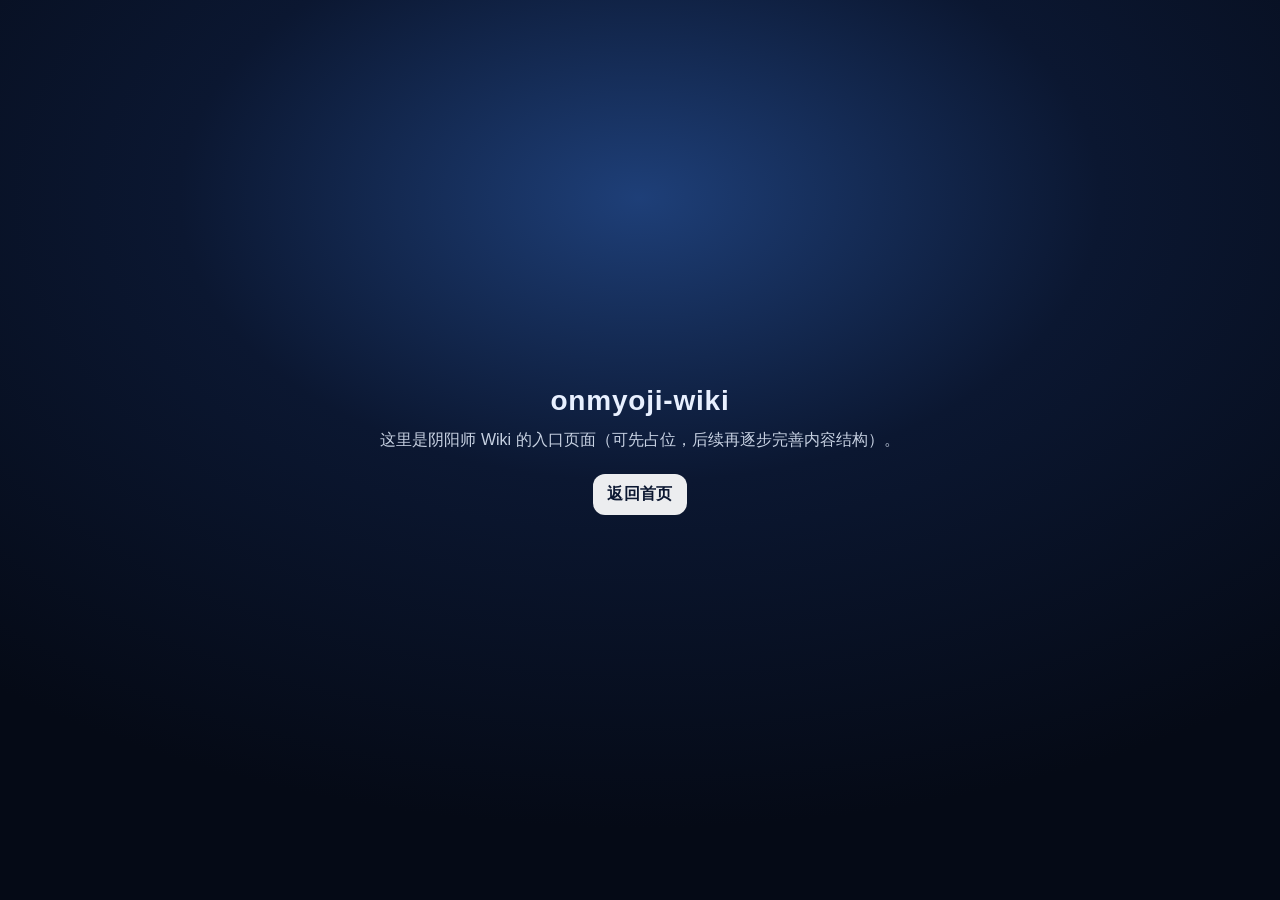
<file: onmyoji-wiki/index.html>
<!DOCTYPE html>
<html lang="zh-CN">
<head>
  <meta charset="UTF-8" />
  <meta name="viewport" content="width=device-width, initial-scale=1.0" />
  <title>Onmyoji Wiki</title>
  <style>
    html,
    body {
      margin: 0;
      width: 100%;
      height: 100%;
      font-family: 'Segoe UI', Tahoma, Geneva, Verdana, sans-serif;
      color: #e8f0ff;
      background:
        radial-gradient(80% 70% at 50% 22%, #1e3f78 0%, #0b1731 45%, #050a16 100%);
    }

    .wrap {
      min-height: 100%;
      display: grid;
      place-items: center;
      padding: 28px;
      box-sizing: border-box;
      text-align: center;
    }

    h1 {
      margin: 0 0 10px;
      font-size: 28px;
      letter-spacing: 0.8px;
    }

    p {
      margin: 0 0 22px;
      max-width: 720px;
      line-height: 1.6;
      color: rgba(231, 240, 255, 0.86);
    }

    a {
      display: inline-block;
      text-decoration: none;
      color: #0b1731;
      background: rgba(255, 255, 255, 0.92);
      padding: 10px 14px;
      border-radius: 12px;
      font-weight: 700;
      letter-spacing: 0.4px;
      transition: transform 0.15s ease, background 0.15s ease;
    }

    a:hover {
      transform: translateY(-1px);
      background: #ffffff;
    }
  </style>
</head>
<body>
  <main class="wrap">
    <div>
      <h1>onmyoji-wiki</h1>
      <p>这里是阴阳师 Wiki 的入口页面（可先占位，后续再逐步完善内容结构）。</p>
      <a href="/">返回首页</a>
    </div>
  </main>
</body>
</html>
</file>
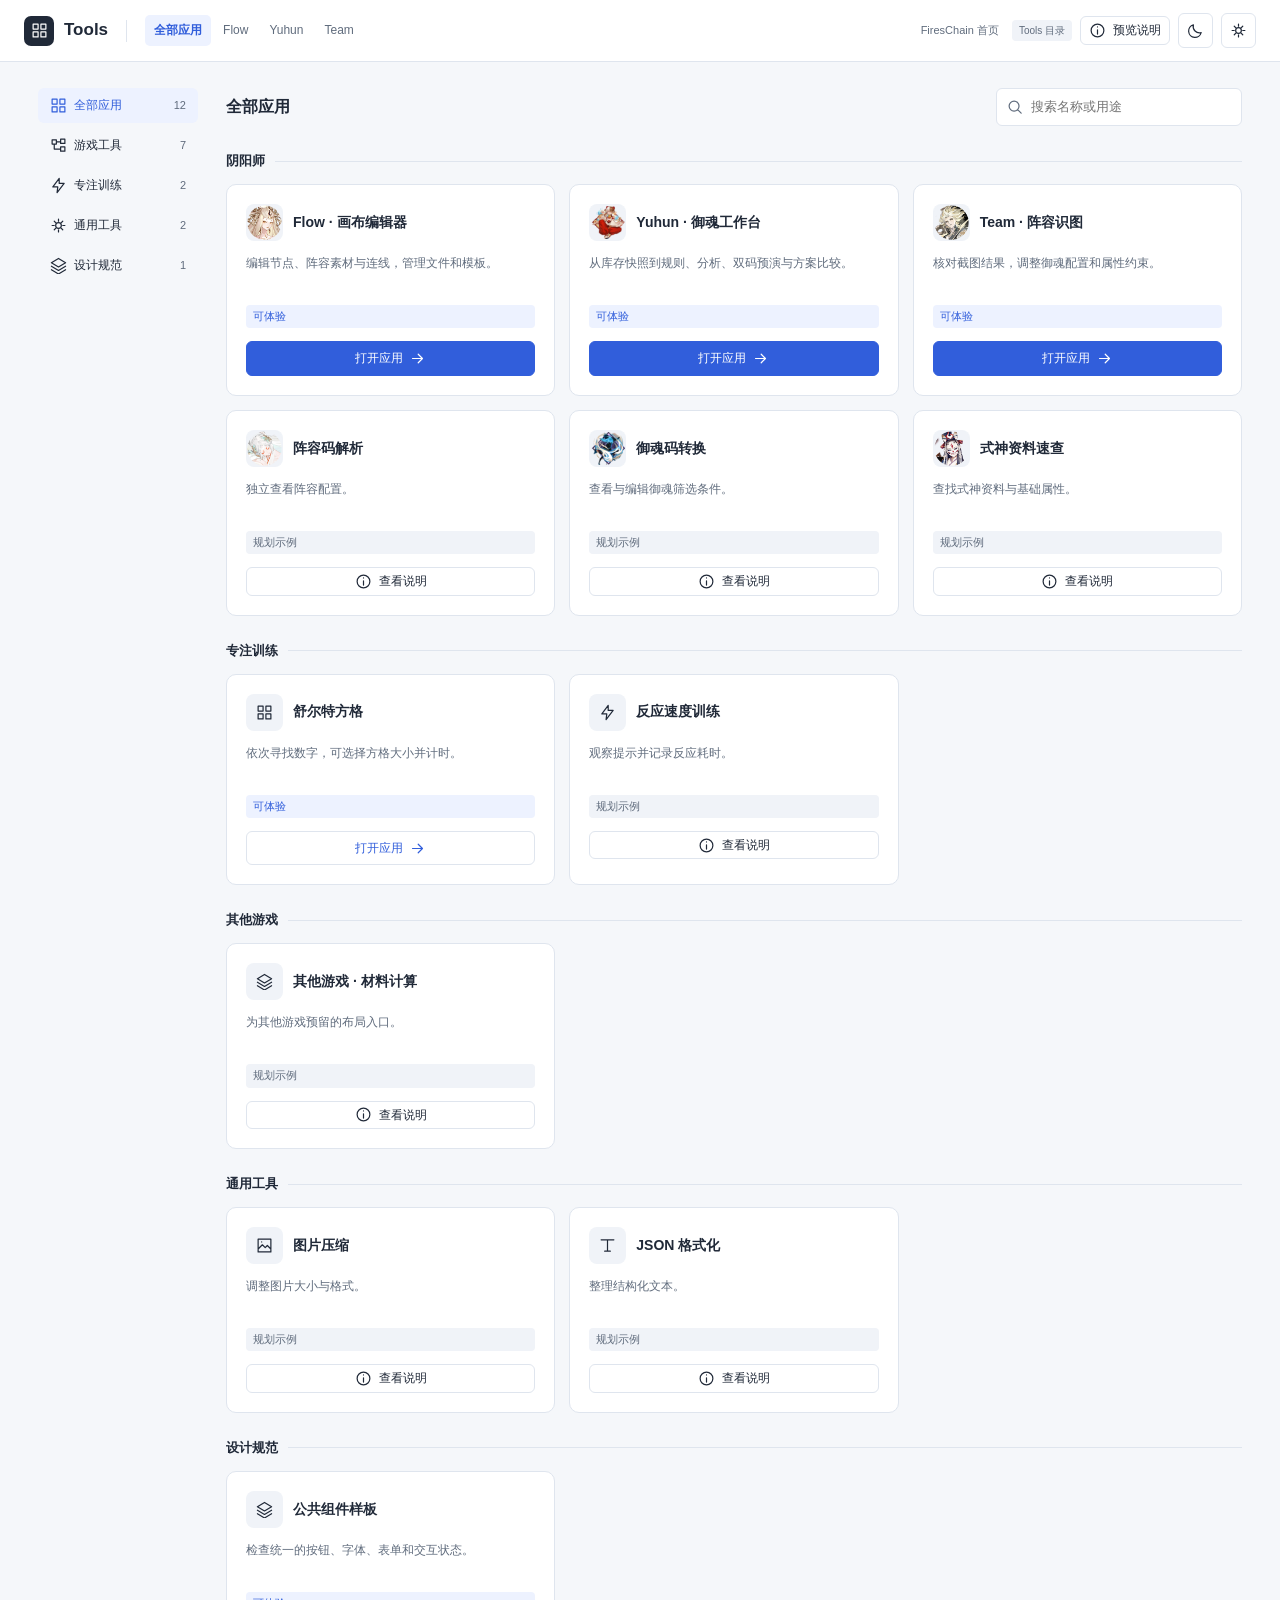
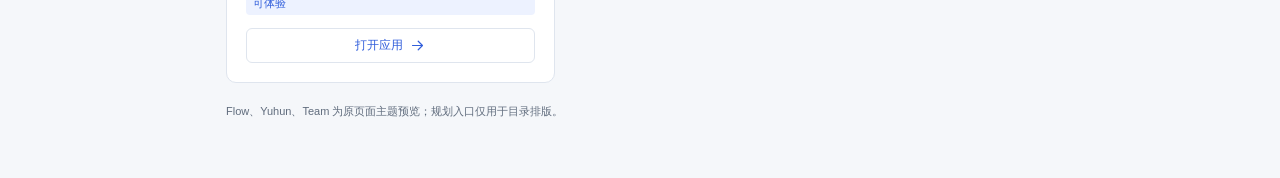
<file: tools/index.html>
<!doctype html>
<html lang="zh-CN"><head><meta charset="utf-8"><meta name="viewport" content="width=device-width,initial-scale=1"><meta name="color-scheme" content="light dark"><title>Tools · FiresChain</title><link rel="stylesheet" href="./demo/styles.css"></head>
<body><header id="shell"></header><main id="app"><div class="empty">正在加载工具目录…</div></main><div id="toasts" role="status" aria-live="polite"></div><dialog id="modal"><form id="modal-form"><header><h2 id="modal-title"></h2><button type="button" class="icon-button" data-close aria-label="关闭对话框">×</button></header><div id="modal-body"></div><footer id="modal-footer"></footer></form></dialog><script type="module" src="./demo/app.js"></script></body></html>
</file>
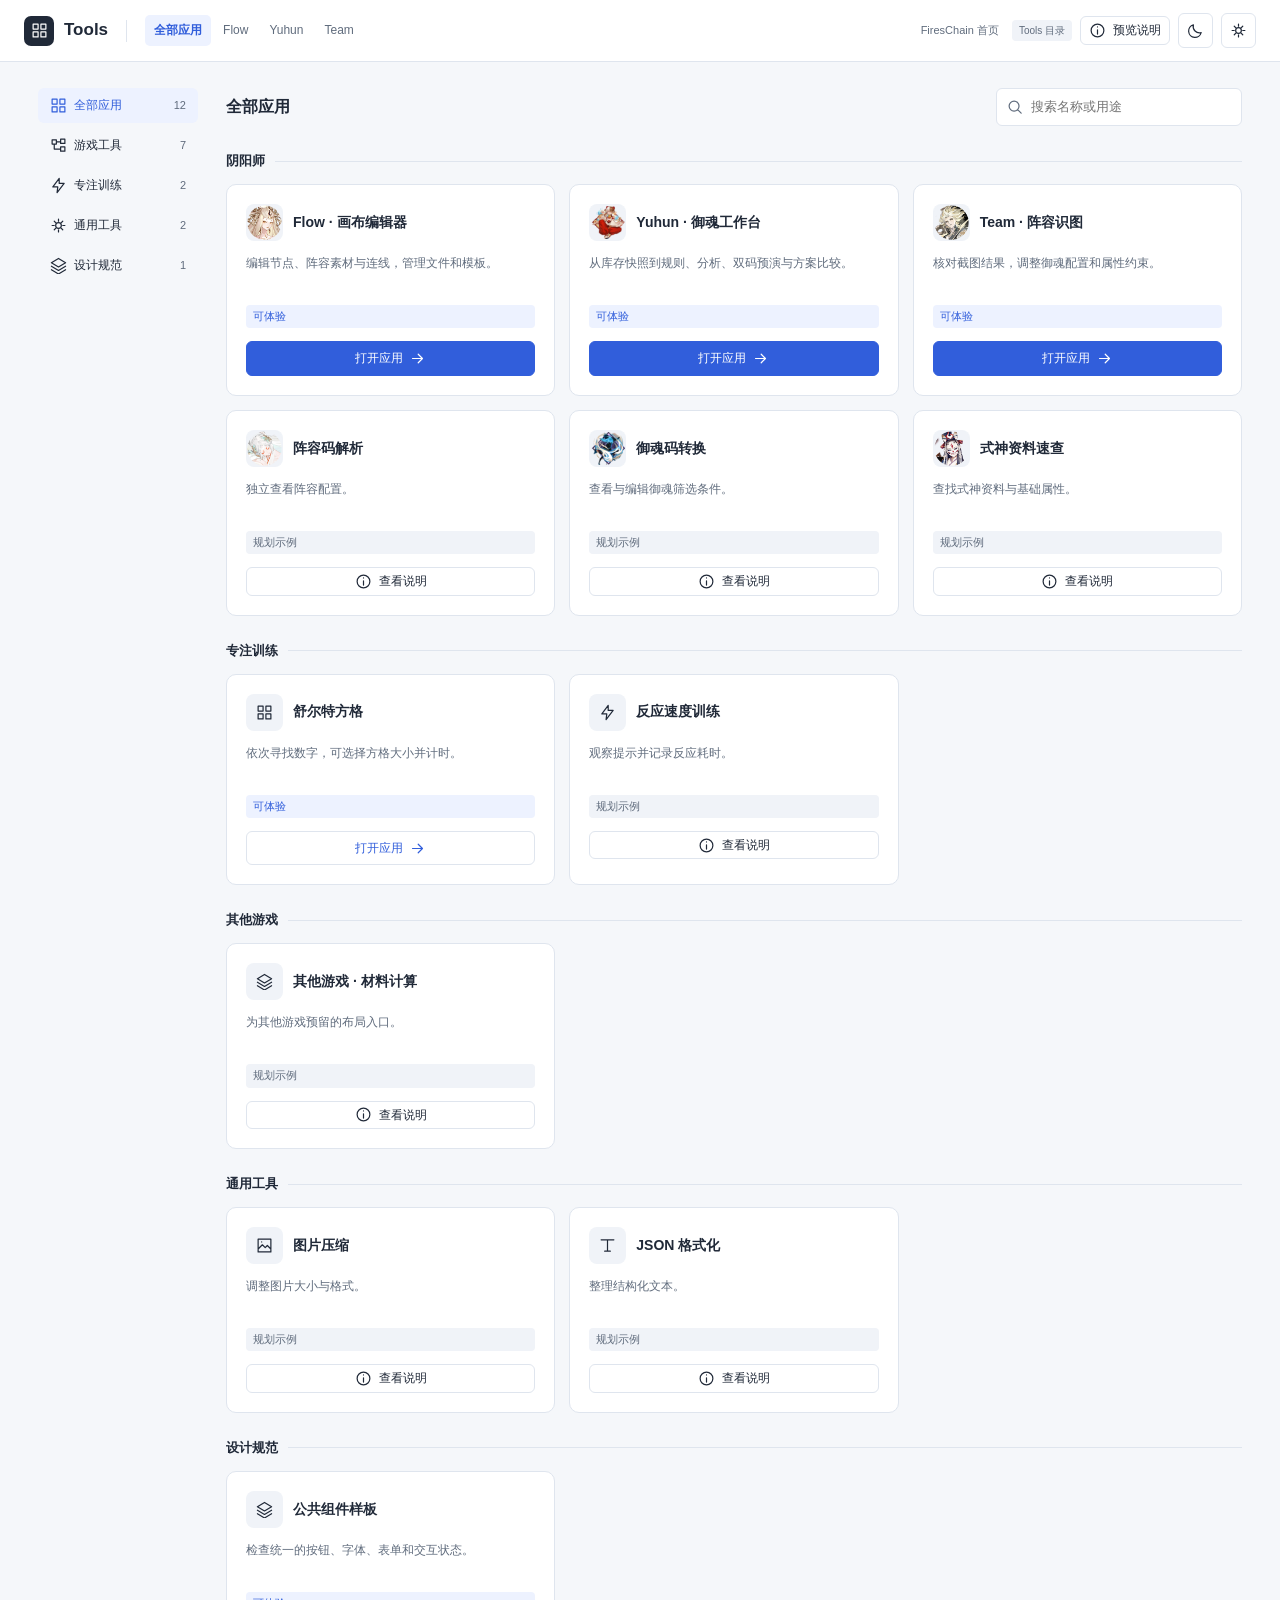
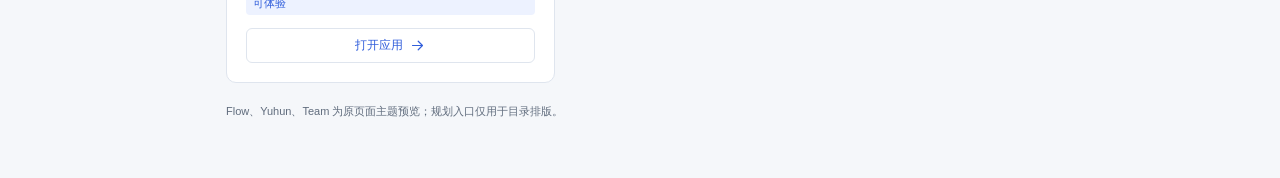
<file: tools/demo/index.html>
<!doctype html>
<html lang="zh-CN"><head><meta charset="utf-8"><meta name="viewport" content="width=device-width,initial-scale=1"><title>Tools · FiresChain</title><script>location.replace('../' + location.hash);</script></head><body><p><a href="../">进入 FiresChain Tools</a></p></body></html>
</file>
<file: tools/demo/styles.css>
:root{color-scheme:light;--bg:#f5f7fa;--surface:#fff;--soft:#f0f3f8;--ink:#202938;--muted:#606c7d;--line:#dfe5ee;--primary:#315edb;--tint:#edf2ff;--on:#fff;--success:#247454;--success-soft:#eaf6ef;--danger:#b64444;--danger-soft:#fff0ef;--warning:#8d671f;--warning-soft:#fff7df;--shadow:0 12px 45px #15213c15;--font:14px;--radius:10px}
:root[data-theme=dark]{color-scheme:dark;--bg:#15181e;--surface:#1e232c;--soft:#272e3a;--ink:#e9edf5;--muted:#a5b0c2;--line:#394353;--primary:#9bb6ff;--tint:#2b3858;--on:#172343;--success:#96d6b2;--success-soft:#233d32;--danger:#ffaaa4;--danger-soft:#412b2e;--warning:#efd08d;--warning-soft:#3e3521;--shadow:0 12px 45px #0004}
*{box-sizing:border-box}body{margin:0;background:var(--bg);color:var(--ink);font:var(--font)/1.55 -apple-system,BlinkMacSystemFont,"Segoe UI","PingFang SC","Microsoft YaHei",sans-serif}button,input,select,textarea{font:inherit;color:inherit}button,a,select,summary{cursor:pointer}button{display:inline-flex;gap:7px;align-items:center;justify-content:center;padding:7px 12px;min-height:35px;white-space:nowrap;background:var(--surface);border:1px solid var(--line);border-radius:6px;transition:background .15s,border-color .15s}button:hover:not(:disabled){border-color:var(--primary);background:var(--soft)}button:disabled{opacity:.45;cursor:not-allowed}button.primary{background:var(--primary);border-color:var(--primary);color:var(--on)}button.primary:hover{filter:brightness(.96);background:var(--primary)}button.ghost{background:transparent;border-color:transparent}button.danger{color:var(--danger)}button.small{font-size:12px;padding:4px 8px;min-height:28px}button[aria-pressed=true],button.selected{color:var(--primary);border-color:var(--primary);background:var(--tint)}:focus-visible{outline:2px solid var(--primary);outline-offset:3px}svg{width:17px;height:17px;flex-shrink:0}input,select,textarea{padding:8px 10px;min-height:36px;background:var(--surface);border:1px solid var(--line);border-radius:6px;min-width:0;max-width:100%;font-size:13px}input[type=checkbox],input[type=radio]{width:15px;height:15px;min-height:0;margin:0;accent-color:var(--primary)}input[type=range]{padding:0}textarea{width:100%;min-height:130px;resize:vertical;font-family:ui-monospace,monospace;line-height:1.6}a{color:var(--primary);text-decoration:none}a:hover{text-decoration:underline}h1,h2,h3,h4,p{margin:0}h1{font-size:24px;letter-spacing:-.5px;font-weight:650}h2{font-size:16px;font-weight:650}h3{font-size:14px;font-weight:600}h4{font-size:12px;font-weight:600}small,.muted{color:var(--muted)}small{font-size:11px}[hidden]{display:none!important}.row{display:flex;gap:10px;align-items:center;flex-wrap:wrap}.between{justify-content:space-between}.grow{flex:1;min-width:0}.stack{display:flex;flex-direction:column;gap:16px}.icon-button{padding:7px;width:35px;height:35px}.primary-text{color:var(--primary)}.danger-text{color:var(--danger)}.status{display:inline-flex;align-items:center;gap:5px;border-radius:4px;background:var(--soft);padding:3px 7px;font-size:11px;color:var(--muted);white-space:nowrap}.status.ok{color:var(--success);background:var(--success-soft)}.status.warn{color:var(--warning);background:var(--warning-soft)}.status.bad{color:var(--danger);background:var(--danger-soft)}.status.blue{color:var(--primary);background:var(--tint)}.avatar{width:39px;height:39px;object-fit:contain;border-radius:7px;background:var(--soft);flex-shrink:0}.avatar.large{width:51px;height:51px}.avatar.small{width:26px;height:26px}.soul{object-fit:contain;width:25px;height:25px;flex-shrink:0}.asset-fallback{display:inline-grid;place-items:center;width:32px;height:32px;border-radius:6px;background:var(--soft);color:var(--muted)}
#shell{min-height:62px;display:flex;align-items:center;justify-content:space-between;gap:12px;flex-wrap:wrap;padding:12px 24px;background:var(--surface);border-bottom:1px solid var(--line)}.brand{color:var(--ink);font-size:17px;font-weight:650;display:flex;align-items:center;gap:10px;white-space:nowrap}.brand:hover{text-decoration:none}.brand-mark{width:30px;height:30px;background:var(--ink);color:var(--surface);display:grid;place-items:center;border-radius:7px}.shell-left{display:flex;align-items:center;gap:18px}.shell-separator{height:22px;border-left:1px solid var(--line)}.shell-apps{display:flex;gap:3px;align-items:center}.shell-apps a{color:var(--muted);padding:6px 9px;font-size:12px;border-radius:5px}.shell-apps a.active{color:var(--primary);background:var(--tint);font-weight:600}.shell-actions{display:flex;gap:8px;align-items:center}.shell-actions .back-home{font-size:11px;color:var(--muted);margin-right:5px}.demo-label{font-size:10px;background:var(--soft);padding:3px 7px;border-radius:4px;color:var(--muted)}#app{min-height:calc(100vh - 63px)}.page{max-width:1260px;margin:auto;padding:26px 28px 38px}.page.wide{max-width:1600px}.page-heading{display:flex;justify-content:space-between;align-items:center;gap:14px;flex-wrap:wrap;margin-bottom:22px}.page-heading p{font-size:12px;color:var(--muted);margin-top:5px}.panel{background:var(--surface);border:1px solid var(--line);border-radius:var(--radius);min-width:0;overflow:hidden}.panel-head{padding:14px 18px;border-bottom:1px solid var(--line);display:flex;gap:12px;align-items:center;justify-content:space-between;flex-wrap:wrap}.panel-body{padding:18px}.panel-foot{padding:13px 18px;border-top:1px solid var(--line);display:flex;gap:10px;align-items:center;justify-content:space-between;flex-wrap:wrap}.tabs{display:flex;gap:3px;flex-wrap:wrap;border-bottom:1px solid var(--line);padding:0 16px;background:var(--surface)}.tabs button{border:0;border-bottom:2px solid transparent;background:transparent;border-radius:0;color:var(--muted);padding:12px 13px;font-size:12px}.tabs button.active{border-bottom-color:var(--primary);color:var(--primary);font-weight:600}.field{display:flex;flex-direction:column;gap:6px;font-size:12px;color:var(--muted);min-width:0}.field input,.field select{width:100%;color:var(--ink)}.field.full{grid-column:1/-1}.fields{display:grid;grid-template-columns:1fr 1fr;gap:15px}.fields.three{grid-template-columns:repeat(3,minmax(0,1fr))}.check{display:inline-flex;gap:7px;align-items:center;font-size:12px;color:var(--ink)}.field-note{font-size:11px;color:var(--muted);line-height:1.8}.section-label{font-size:12px;font-weight:600;margin:20px 0 12px;padding-top:17px;border-top:1px solid var(--line)}.chip-group{display:flex;gap:6px;flex-wrap:wrap}.chip-group button{font-size:11px;padding:4px 8px;min-height:28px}.hint{padding:10px 13px;background:var(--tint);color:var(--primary);border-radius:6px;font-size:12px}.hint.warning{background:var(--warning-soft);color:var(--warning)}.hint.error{background:var(--danger-soft);color:var(--danger)}.hint.success{background:var(--success-soft);color:var(--success)}.empty{padding:45px 22px;text-align:center;color:var(--muted);font-size:13px;display:flex;flex-direction:column;align-items:center;gap:14px}.empty>svg{width:29px;height:29px}.empty h2{color:var(--ink)}.dropzone{padding:30px;min-height:205px;background:var(--surface);border:1px dashed var(--line);border-radius:10px;display:flex;flex-direction:column;align-items:center;justify-content:center;gap:13px;text-align:center}.dropzone.drag{border-color:var(--primary);background:var(--tint)}.dropzone>svg{width:28px;height:28px;color:var(--primary)}.dropzone img{max-width:100%;max-height:180px;object-fit:contain}.metrics{display:grid;grid-template-columns:repeat(4,minmax(0,1fr));background:var(--surface);border:1px solid var(--line);border-radius:8px;overflow:hidden}.metric{padding:16px 18px;border-right:1px solid var(--line)}.metric:last-child{border-right:0}.metric span{display:block;font-size:11px;color:var(--muted)}.metric strong{display:block;font-size:24px;font-weight:600;font-variant-numeric:tabular-nums;margin-top:6px}.toolbar{display:flex;gap:9px;align-items:center;justify-content:space-between;flex-wrap:wrap}.search{display:flex;align-items:center;gap:7px;background:var(--surface);border:1px solid var(--line);border-radius:6px;padding:0 10px;min-width:0;color:var(--muted)}.search input{border:0;padding:8px 0;width:200px;max-width:100%;background:transparent}.table-wrap{overflow:auto;max-width:100%}table{width:100%;border-collapse:collapse;text-align:left;font-size:12px;white-space:nowrap}th{background:var(--soft);color:var(--muted);font-size:11px;font-weight:500}td,th{padding:11px 14px;border-bottom:1px solid var(--line)}tbody tr:last-child td{border-bottom:0}tbody tr:hover{background:color-mix(in srgb,var(--tint) 40%,transparent)}.stat-values{display:grid;grid-template-columns:1fr auto;gap:2px 10px;font-size:11px;color:var(--muted)}.stat-values b{font-weight:500;color:var(--ink);font-variant-numeric:tabular-nums}.pagination{display:flex;align-items:center;gap:10px;justify-content:space-between;padding:12px 16px;border-top:1px solid var(--line);font-size:11px;color:var(--muted)}.summary-bars{display:flex;gap:10px;align-items:end;height:100px;padding-top:12px}.summary-bar{flex:1;display:flex;flex-direction:column;gap:5px;align-items:center;justify-content:end;height:100%;font-size:10px;color:var(--muted)}.summary-bar i{width:70%;background:var(--primary);opacity:.7;border-radius:3px 3px 0 0;min-height:3px}.split{display:grid;grid-template-columns:1fr 1fr;gap:18px}.mono{font-family:ui-monospace,SFMono-Regular,Consolas,monospace;font-size:12px;white-space:pre-wrap;overflow-wrap:anywhere}.notice-small{font-size:11px;color:var(--muted)}
.directory{display:grid;grid-template-columns:160px minmax(0,1fr);gap:28px}.directory-nav{display:flex;flex-direction:column;gap:5px}.directory-nav button{justify-content:start;border:0;background:transparent;font-size:12px}.directory-nav button.active{color:var(--primary);background:var(--tint)}.directory-nav button small{margin-left:auto}.app-grid{display:grid;grid-template-columns:repeat(3,minmax(0,1fr));gap:14px}.app-card{background:var(--surface);border:1px solid var(--line);border-radius:10px;padding:19px;display:flex;flex-direction:column;gap:13px;min-width:0}.app-card h3{font-size:14px}.app-card p{font-size:12px;color:var(--muted);min-height:38px}.app-card .card-link{display:flex;gap:6px;align-items:center;justify-content:center;border:1px solid var(--line);border-radius:6px;padding:7px 12px;font-size:12px;margin-top:auto}.app-card .card-link:hover{background:var(--tint);text-decoration:none}.app-card .card-link.live{background:var(--primary);color:var(--on);border-color:var(--primary)}.app-mark{display:grid;place-items:center;width:37px;height:37px;background:var(--soft);border-radius:8px;flex-shrink:0}.app-mark img{width:35px;height:35px;object-fit:contain}.group-heading{display:flex;gap:10px;align-items:center;margin:25px 0 13px}.group-heading h2{font-size:13px}.group-heading:after{content:"";height:1px;background:var(--line);flex:1}.group-heading small{font-size:10px}.directory-options{margin-top:15px;font-size:11px}.app-note{padding:20px 0;font-size:11px;color:var(--muted)}
.roster{display:grid;grid-template-columns:repeat(5,minmax(0,1fr));gap:10px}.roster button{display:flex;flex-direction:column;align-items:stretch;text-align:left;white-space:normal;gap:8px;padding:13px;border-radius:9px}.roster button.active{background:var(--tint);border-color:var(--primary);box-shadow:inset 0 0 0 1px var(--primary)}.roster button strong{font-size:13px;font-weight:600}.roster button small{display:flex;align-items:center;gap:3px;font-size:10px}.roster .slot-number{display:flex;justify-content:space-between;font-size:10px;color:var(--muted)}.roster .avatar{width:47px;height:47px}.team-layout{display:grid;grid-template-columns:minmax(0,1fr) 255px;gap:20px}.team-layout.no-reference{grid-template-columns:1fr}.team-constraints{display:grid;grid-template-columns:1.1fr 1fr;gap:22px}.team-suit{display:flex;align-items:center;gap:8px;border:1px solid var(--line);border-radius:7px;background:var(--surface);padding:8px;flex:1;text-align:left;min-width:0}.team-suit img{width:31px;height:31px;object-fit:contain}.team-suit strong{font-size:12px}.team-suit small{display:block;font-size:10px}.reference-image{width:100%;max-height:230px;object-fit:contain;background:var(--soft);border-radius:6px}.reference-row{display:flex;align-items:center;gap:8px;padding:8px 0;border-bottom:1px solid var(--line);font-size:11px}.reference-row:last-child{border:0}.bounds-row{display:grid;grid-template-columns:75px 1fr 12px 1fr 28px;gap:6px;align-items:center;margin:7px 0}.bounds-row input,.bounds-row select{font-size:12px;padding:6px;width:100%}.member-strip{display:flex;gap:5px;align-items:center;flex-wrap:wrap}.asset-picker{display:grid;grid-template-columns:repeat(5,minmax(0,1fr));gap:9px;margin-top:15px}.asset-choice{display:flex;flex-direction:column;gap:6px;padding:10px 6px;white-space:normal;font-size:11px}.asset-choice img{width:46px;height:46px;object-fit:contain}.settings-disclosure{border:1px solid var(--line);border-radius:8px;background:var(--surface)}.settings-disclosure>summary{padding:13px 16px;font-size:12px;font-weight:600}.settings-disclosure[open]>summary{border-bottom:1px solid var(--line)}.settings-disclosure>.panel-body{padding:16px}.result-cards{display:grid;grid-template-columns:repeat(5,minmax(0,1fr));gap:12px}.result-cards>div{background:var(--soft);border-radius:7px;padding:15px;font-size:12px}.result-cards p{font-size:11px;color:var(--muted);margin-top:6px}.range-chip{border:1px solid var(--line);background:var(--soft);padding:4px 7px;border-radius:4px;font-size:11px}
.workbench{display:grid;grid-template-columns:185px minmax(0,1fr);min-height:calc(100vh - 63px)}.workbench-nav{background:var(--surface);border-right:1px solid var(--line);padding:20px 12px;display:flex;flex-direction:column;gap:6px}.workbench-nav h2{font-size:13px;padding:5px 10px 14px}.workbench-nav button{background:transparent;border:0;justify-content:start;font-size:12px;padding:11px 9px}.workbench-nav button.active{background:var(--tint);color:var(--primary)}.step-number{font-size:10px;display:grid;place-items:center;border:1px solid var(--line);border-radius:50%;width:21px;height:21px}.workbench-nav .nav-foot{margin-top:auto;padding:25px 9px 5px}.workbench-main{padding:25px;min-width:0}.target-layout{display:grid;grid-template-columns:185px minmax(0,1fr);gap:17px}.scene-tree{padding:14px;display:flex;flex-direction:column;gap:12px;font-size:12px}.scene-tree label{padding-left:5px}.target-item{padding:15px;border-bottom:1px solid var(--line)}.target-item:last-child{border:0}.target-item .target-title{font-size:13px;font-weight:600}.target-item .target-sub{font-size:11px;color:var(--muted);margin:7px 0}.rules{display:grid;grid-template-columns:1fr 1fr;gap:16px}.rule-row{display:flex;gap:9px;align-items:center;padding:12px 14px;border-bottom:1px solid var(--line);font-size:12px}.rule-row:last-child{border:0}.rule-row .rule-desc{color:var(--muted);font-size:10px}.code-panel{padding:18px;background:var(--surface);border:1px solid var(--line);border-radius:9px}.code-panel .code-box{font-family:ui-monospace,monospace;background:var(--soft);border:1px dashed var(--line);border-radius:6px;padding:14px;font-size:12px;color:var(--muted);margin:16px 0;word-break:break-all}.plan-card{padding:14px;border:1px solid var(--line);background:var(--surface);border-radius:8px}.plan-card h3{font-size:13px}.comparison-chips{display:grid;grid-template-columns:repeat(4,1fr);gap:10px}.comparison-chips button{flex-direction:column;gap:6px;white-space:normal;padding:12px}.comparison-chips strong{font-size:22px}.comparison-chips span{font-size:11px}
.flow-app{height:calc(100vh - 63px);min-height:670px;display:flex;flex-direction:column;background:var(--surface)}.flow-toolbar{padding:9px 14px;display:flex;gap:9px;align-items:center;justify-content:space-between;border-bottom:1px solid var(--line);flex-wrap:wrap}.flow-toolbar button{font-size:12px}.flow-layout{flex:1;display:grid;grid-template-columns:178px minmax(0,1fr) 255px;min-height:0}.flow-library,.flow-properties{background:var(--surface);overflow:auto;min-width:0}.flow-library{border-right:1px solid var(--line)}.flow-properties{border-left:1px solid var(--line)}.flow-section{padding:14px;border-bottom:1px solid var(--line)}.flow-section h3{margin-bottom:12px;font-size:12px}.flow-palette{display:grid;grid-template-columns:1fr 1fr;gap:7px}.flow-palette button{padding:9px 4px;flex-direction:column;gap:7px;font-size:10px;min-height:65px}.flow-palette .avatar{width:34px;height:34px}.flow-files{display:flex;flex-direction:column;gap:4px}.flow-files button{font-size:11px;justify-content:start;padding:7px;border:0}.flow-files button.active{color:var(--primary);background:var(--tint)}.flow-center{display:flex;flex-direction:column;min-width:0;min-height:0}.flow-filetabs{display:flex;border-bottom:1px solid var(--line);background:var(--soft);gap:2px;padding:0 6px;overflow:auto}.flow-filetabs button{border:0;background:transparent;border-bottom:2px solid transparent;border-radius:0;font-size:11px;padding:9px 12px}.flow-filetabs button.active{background:var(--surface);border-bottom-color:var(--primary);color:var(--primary)}.canvas-viewport{flex:1;position:relative;overflow:auto;background:var(--bg);touch-action:none;min-height:420px}.canvas-plane{position:relative;width:1200px;height:850px;background-image:radial-gradient(var(--line) 1px,transparent 1px);background-size:16px 16px;transform-origin:0 0}.canvas-plane.no-grid{background-image:none}.flow-node{position:absolute;display:flex;align-items:center;justify-content:center;gap:8px;border:1px solid var(--line);border-radius:7px;background:var(--surface);user-select:none;touch-action:none;padding:10px;color:var(--ink);font-size:12px;cursor:grab;white-space:normal}.flow-node.selected{outline:2px solid var(--primary);outline-offset:3px}.flow-node.type-text{border-color:transparent;background:transparent}.flow-node.type-circle{border-radius:50%}.flow-node.type-group{border:1px dashed var(--primary);background:color-mix(in srgb,var(--tint) 40%,transparent);align-items:start;justify-content:start;padding:12px;color:var(--primary)}.flow-node img{width:46px;height:46px;object-fit:contain}.flow-node .node-name{font-weight:600}.flow-node small{display:block;font-size:10px}.edge-layer{position:absolute;inset:0;width:1200px;height:850px;pointer-events:none;overflow:visible}.flow-zoom{position:absolute;bottom:14px;left:14px;display:flex;align-items:center;gap:3px;padding:4px;background:var(--surface);border:1px solid var(--line);border-radius:8px;box-shadow:var(--shadow)}.flow-zoom button{border:0;font-size:12px;padding:5px 7px;min-height:28px}.flow-zoom span{font-size:11px;min-width:40px;text-align:center}.canvas-status{padding:7px 12px;border-top:1px solid var(--line);font-size:10px;color:var(--muted);display:flex;justify-content:space-between;gap:12px}.flow-properties .fields{gap:9px}.flow-properties .field{font-size:11px}.flow-properties input{font-size:12px}.flow-properties .panel-head{padding:14px;font-size:12px}.flow-properties .panel-body{padding:14px}.layers-list{display:flex;flex-direction:column;gap:3px}.layers-list button{justify-content:start;white-space:normal;text-align:left;font-size:11px;border:0;padding:6px}.layers-list button.active{color:var(--primary);background:var(--tint)}.problems{padding:10px 15px;border-top:1px solid var(--line);font-size:11px;background:var(--warning-soft);color:var(--warning)}
dialog{border:1px solid var(--line);border-radius:12px;padding:0;max-width:min(760px,calc(100vw - 32px));width:620px;max-height:calc(100dvh - 48px);background:var(--surface);color:var(--ink);box-shadow:var(--shadow)}dialog.wide{width:920px;max-width:calc(100vw - 32px)}dialog::backdrop{background:#11182766;backdrop-filter:blur(2px)}dialog form{margin:0}dialog header{display:flex;align-items:center;justify-content:space-between;gap:15px;padding:17px 20px;border-bottom:1px solid var(--line)}dialog header h2{font-size:16px}#modal-body{padding:20px;max-height:calc(100dvh - 210px);overflow:auto}dialog footer{display:flex;justify-content:end;gap:9px;padding:14px 20px;border-top:1px solid var(--line)}#toasts{position:fixed;bottom:22px;left:50%;transform:translateX(-50%);z-index:100;pointer-events:none}.toast{background:var(--ink);color:var(--surface);font-size:12px;border-radius:8px;padding:11px 18px;box-shadow:var(--shadow);max-width:90vw}.component-grid{display:grid;grid-template-columns:1fr 1fr;gap:20px}.training-board{max-width:440px;margin:auto}.training-grid{display:grid;gap:7px}.training-grid button{aspect-ratio:1;font-size:23px}.training-grid button.done{background:var(--soft);color:var(--muted)}
@media(max-width:1100px){.app-grid{grid-template-columns:repeat(2,minmax(0,1fr))}.team-constraints{grid-template-columns:1fr}.flow-layout{grid-template-columns:150px minmax(0,1fr) 220px}.workbench{grid-template-columns:155px minmax(0,1fr)}.workbench-main{padding:20px}.target-layout{grid-template-columns:150px minmax(0,1fr)}}
@media(max-width:850px){#shell{padding:12px 16px}.shell-left{gap:10px}.shell-apps a{padding:6px}.shell-actions .back-home,.demo-label{display:none}.page{padding:22px 18px}.directory{grid-template-columns:1fr}.directory-nav{flex-direction:row;flex-wrap:wrap}.directory-nav button small{display:none}.team-layout{grid-template-columns:1fr}.team-layout>aside{order:2}.flow-layout{grid-template-columns:125px minmax(0,1fr)}.flow-properties{grid-column:1/-1;border-top:1px solid var(--line);max-height:270px;display:block}.flow-properties .fields{grid-template-columns:repeat(4,minmax(0,1fr))}.flow-app{height:auto;min-height:0}.flow-center{min-height:550px}.flow-layout{flex:none}.workbench{display:block}.workbench-nav{flex-direction:row;overflow:auto;border-right:0;border-bottom:1px solid var(--line);padding:10px}.workbench-nav h2,.workbench-nav .nav-foot{display:none}.workbench-nav button{padding:8px;min-width:max-content}.target-layout{grid-template-columns:1fr}.scene-tree{flex-direction:row;flex-wrap:wrap}.rules,.split{grid-template-columns:1fr}.comparison-chips{grid-template-columns:1fr 1fr}.metrics{grid-template-columns:repeat(2,1fr)}.metric{border-bottom:1px solid var(--line)}.metric:nth-child(2){border-right:0}.metric:nth-last-child(-n+2){border-bottom:0}.component-grid{grid-template-columns:1fr}}
@media(max-width:540px){.shell-apps{width:100%;justify-content:space-between;order:3}.shell-left{flex-wrap:wrap;flex:1}.shell-separator{display:none}.shell-actions{align-self:start}.shell-apps a{font-size:11px}.page-heading{gap:12px}.page-heading h1{font-size:21px}.app-grid{grid-template-columns:1fr}.app-card p{min-height:0}.fields,.fields.three{grid-template-columns:1fr}.roster{grid-template-columns:repeat(3,minmax(0,1fr))}.roster button{padding:10px}.roster button strong{font-size:12px}.roster .avatar{width:38px;height:38px}.team-constraints{gap:12px}.result-cards{grid-template-columns:1fr 1fr}.asset-picker{grid-template-columns:repeat(3,minmax(0,1fr))}.flow-layout{grid-template-columns:90px minmax(0,1fr)}.flow-section{padding:8px}.flow-palette{grid-template-columns:1fr}.flow-properties .fields{grid-template-columns:1fr 1fr}.flow-toolbar{padding:8px;gap:8px}.flow-toolbar .row{gap:5px}.flow-toolbar button{font-size:11px;padding:5px 7px}.workbench-main{padding:18px 12px}.search{width:100%}.search input{width:100%}.panel-head,.panel-body{padding:14px}.bounds-row{grid-template-columns:65px 1fr 10px 1fr 26px;gap:4px}.bounds-row input{padding:5px}.toolbar{gap:12px}.metric{padding:13px}.metric strong{font-size:21px}.pagination{padding:10px}.pagination button{font-size:11px}.dropzone{padding:20px}.training-grid button{font-size:19px}}
.original-app-preview{height:calc(100dvh - 63px);min-height:620px;display:flex;flex-direction:column}
.theme-preview-bar{display:flex;align-items:center;justify-content:space-between;gap:12px;flex-wrap:wrap;padding:8px 18px;background:var(--surface);border-bottom:1px solid var(--line);font-size:12px}
.original-tool-frame{display:block;width:100%;min-height:0;flex:1;border:0;background:var(--surface)}
@media(max-width:540px){.original-app-preview{height:calc(100dvh - 112px)}.theme-preview-bar{padding:8px 12px}}
.stack>.page-heading{margin-bottom:4px}
@media(max-width:850px){.flow-layout{grid-template-rows:560px auto}.flow-center{min-height:0}.flow-files button{max-width:100%;overflow:hidden}}
@media(max-width:540px){#shell{display:grid;grid-template-columns:1fr auto}.shell-left{display:contents}.shell-apps{grid-column:1/-1;order:3}.shell-actions{grid-column:2;grid-row:1}.brand{grid-column:1;grid-row:1}.roster button>.row{flex-direction:column;align-items:flex-start;gap:6px}}
@media(pointer:coarse){button,input,select{min-height:42px}input[type=checkbox],input[type=radio]{min-height:0}input,select,textarea{font-size:16px}.icon-button{width:42px;height:42px}}
@media(prefers-reduced-motion:reduce){*{transition:none!important;animation:none!important;scroll-behavior:auto!important}}
</file>
